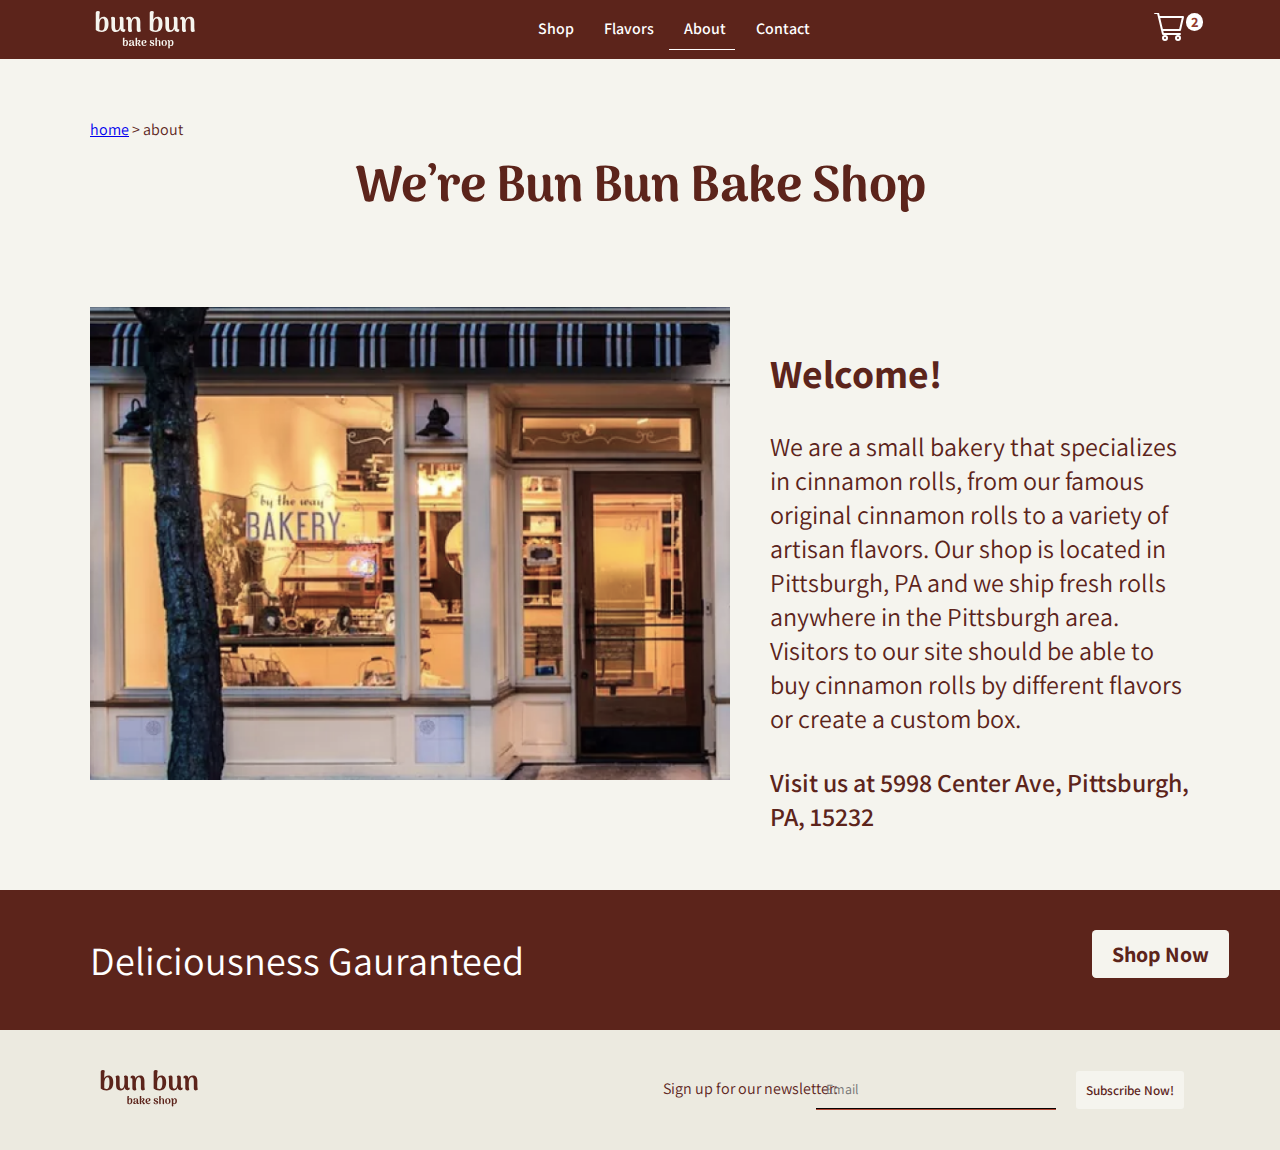
<file: about.html>
<!DOCTYPE html>
<html lang="en">
  <head>
    <meta charset="UTF-8">
    <meta name="viewport" content="width=device-width, initial-scale=1.0">
    <title>Bun Bun Bake Shop</title>

    <!-- linking Assistant font from google fonts  -->
    <link rel="preconnect" href="https://fonts.googleapis.com">
    <link rel="preconnect" href="https://fonts.gstatic.com" crossorigin>
    <link href="https://fonts.googleapis.com/css2?family=Assistant:wght@200;300;400;500;600;700;800&display=swap" rel="stylesheet">


    <!-- linking Arima Madurai font from Google Fonts -->
    <link rel="preconnect" href="https://fonts.googleapis.com">
    <link rel="preconnect" href="https://fonts.gstatic.com" crossorigin>
    <link href="https://fonts.googleapis.com/css2?family=Arima+Madurai:wght@100;200;300;400;500;700;800;900&family=Assistant:wght@200;300;400;500;600;700;800&display=swap" rel="stylesheet">

     <!-- link CSS stylesheet -->   
    <link rel="stylesheet" href="style.css">

  </head>

   <!--BODY-->
   <body>


   <!-- NAV BAR -->
   <nav class="navbar">
    <a href="index.html" class="logo">
      <img src="images/logo.svg" alt="Bun Bun Bake Shop Logo">
    </a>
    <ul class="nav-links">
      <li class="nav-item"><a href="products.html">Shop</a></li>
      <li class="nav-item"><a href="flavors.html">Flavors</a></li>
      <li class="nav-item"><a class = "active-nav" href="about.html" >About</a></li>
      <li class="nav-item"><a href="contact.html">Contact</a></li>
    </ul>
    <a href="cart.html" class="cart" data-count="2">
      <img src="images/cart.svg" alt="Shopping cart logo">
    </a>
  </nav>

   <!-- BREADCRUMBS NAV -->
   <p class ="breadcrumbs"> <a href ="index.html">home</a> > about</p>

   <!-- HEADING -->
    <h3>We’re Bun Bun Bake Shop</h3>
    
    <!-- SHOP DESCRIPTION -->
    <div id = #store-description>
      <img src="images/store.png" alt="Bun Bun Bake Shop storefront" id = "storefront">
      <div id = "description-text">
        <h4>Welcome!</h4>
        <p>We are a small bakery that specializes in cinnamon rolls,
           from our famous original cinnamon rolls to a variety of artisan flavors. 
           Our shop is located in Pittsburgh, PA and we ship fresh rolls anywhere in the 
           Pittsburgh area. Visitors to our site should be able to buy cinnamon rolls by 
           different flavors or create a custom box. </p>
        <p id ="store-paragraph-tagline">Visit us at 5998 Center Ave, Pittsburgh, PA, 15232 </p>       
      </div>
    </div>

    <!-- BOTTOM BAR -->
    <div id = "about-bottom-bar">
      <p>Deliciousness Gauranteed</p>
      <form action="products.html">
        <button type="submit" >Shop Now</button>
     </form>
    </div>


    <!-- FOOTER -->
    <footer>
      <div class ="left">
        <a href="index.html" class="logo-dark">
          <img src="images/logo-dark.svg" alt="Bun Bun Bake Shop Logo">
        </a>
      </div>
      <div class="right">
        <h3>Sign up for our newsletter:</h3>
        <form action="/subscribe" method="post">
            <input class="inptfld" name="email" placeholder="Email" type="text">
       </form>
       <form action="#" method="post">
        <input class="subscribebtn" value="Subscribe Now!" type="submit">
      </form>   
    </div>
    </footer>

     <!-- link JavaScript File -->   
     <script src="main.js" type="text/javascript"></script>
</body>
</html>
</file>
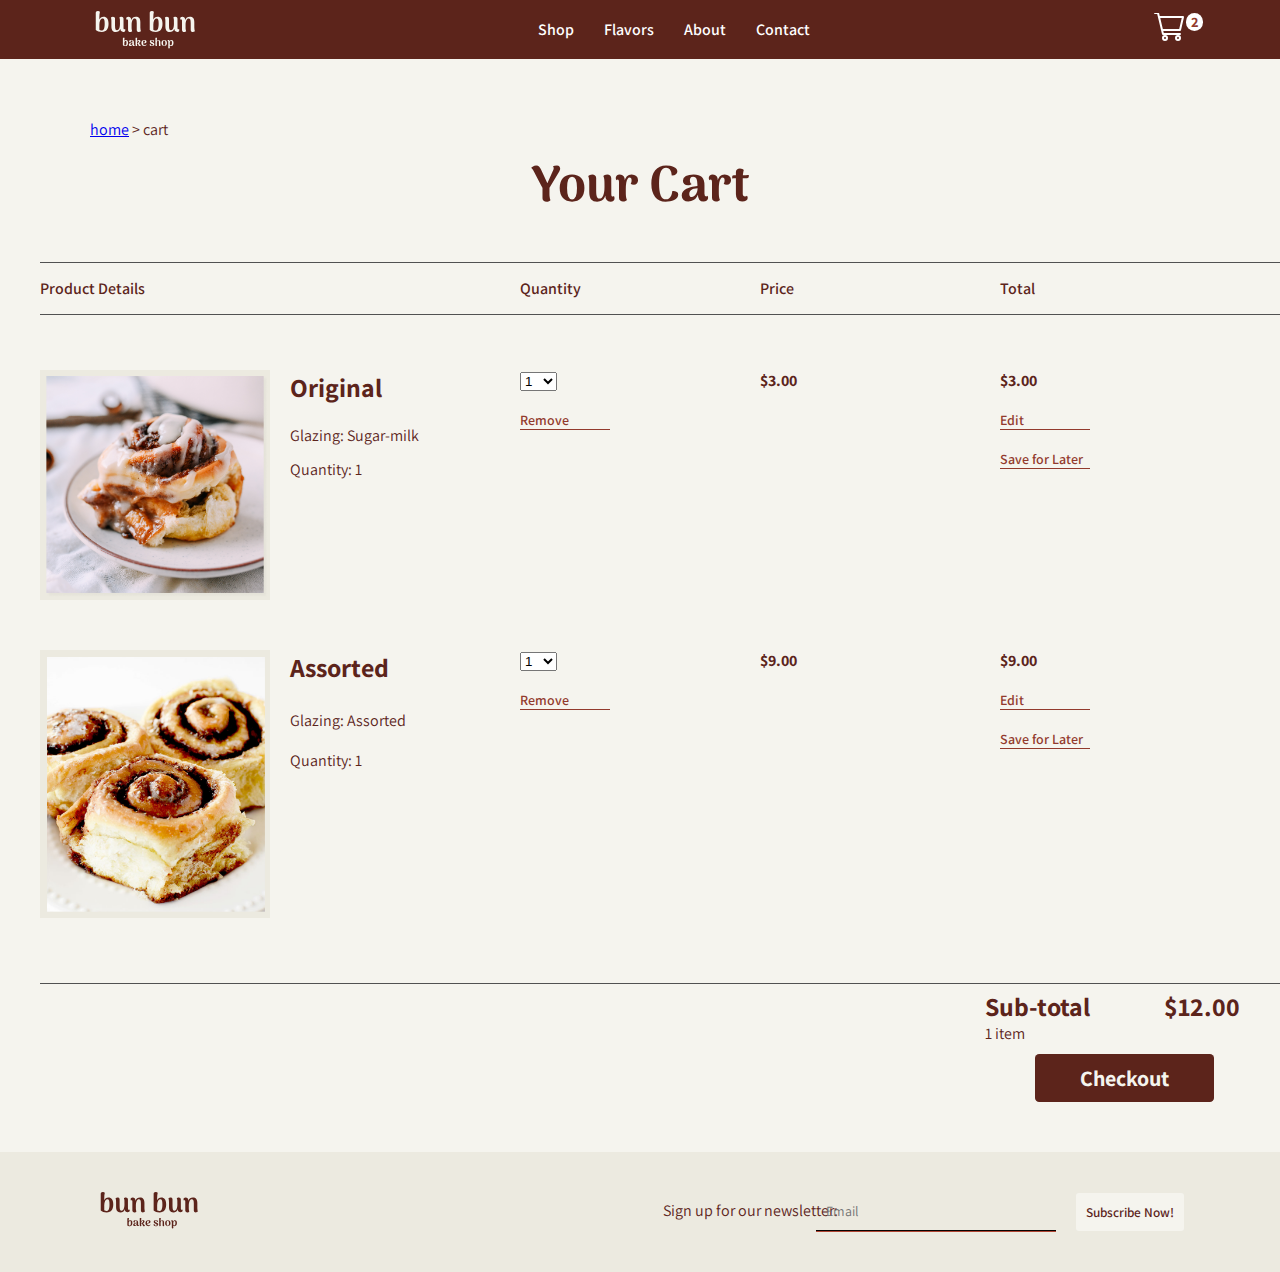
<file: cart.html>
<!DOCTYPE html>
<html lang="en">
  <head>
    <meta charset="UTF-8">
    <meta name="viewport" content="width=device-width, initial-scale=1.0">
    <title>Bun Bun Bake Shop</title>

    <!-- linking Assistant font from google fonts  -->
    <link rel="preconnect" href="https://fonts.googleapis.com">
    <link rel="preconnect" href="https://fonts.gstatic.com" crossorigin>
    <link href="https://fonts.googleapis.com/css2?family=Assistant:wght@200;300;400;500;600;700;800&display=swap" rel="stylesheet">


    <!-- linking Arima Madurai font from Google Fonts -->
    <link rel="preconnect" href="https://fonts.googleapis.com">
    <link rel="preconnect" href="https://fonts.gstatic.com" crossorigin>
    <link href="https://fonts.googleapis.com/css2?family=Arima+Madurai:wght@100;200;300;400;500;700;800;900&family=Assistant:wght@200;300;400;500;600;700;800&display=swap" rel="stylesheet">

     <!-- link CSS stylesheet -->   
    <link rel="stylesheet" href="style.css">

  </head>

   <!--BODY-->
   <body>
   <!-- NAV BAR -->
   <nav class="navbar">
    <a href="index.html" class="logo">
      <img src="images/logo.svg" alt="Bun Bun Bake Shop Logo">
    </a>
    <ul class="nav-links">
      <li class="nav-item"><a href="products.html">Shop</a></li>
      <li class="nav-item"><a href="flavors.html">Flavors</a></li>
      <li class="nav-item"><a href="about.html" >About</a></li>
      <li class="nav-item"><a href="contact.html">Contact</a></li>
    </ul>
    <a href="cart.html" class="cart" data-count="2">
      <img src="images/cart.svg" alt="Shopping cart logo">
    </a>
  </nav>

   <!-- BREADCRUMBS NAV -->
   <p class ="breadcrumbs"> <a href ="index.html">home</a> > cart</p>

   <!-- HEADING -->
    <h3>Your Cart</h3>


    <!-- DIV CONTAINER FOR THE ENTIRE CART -->
    <div id = "cart">
        <img src="images/cart-line.svg" alt="line divider">
        <div id = "cart-headings"> 
            <p>Product Details</p>
            <p>Quantity</p>
            <p>Price</p>
            <p>Total</p>
        </div>
        <img src="images/cart-line.svg" alt="line divider">

        <!-- DIV FOR PRODUCT ONE -->
        <div class = "product-one product-card">
            <!-- DIV CONTAINER FOR THE PRODUCT DETAILS -->
            <div class = "product-details"> 
                <img src="images/original.png" alt="Original Flavor Cinnamon Bun">
                <div class = "product-details-text">
                    <h4 class = "cart-flavor-title">Original</h4>
                    <h4 class = "cart-flavor-options">Glazing: Sugar-milk</h4>
                    <h4 class = "cart-flavor-options">Quantity: 1</h4>
                </div>
            </div>

            <!-- DIV CONTAINER FOR QUANTITY -->
            <div class = quantity>
                <select name="quantity-dropdown" class="quantity-list">
                    <option value="1">1</option>
                    <option value="3">3</option>
                    <option value="6">6</option>
                    <option value="12">12</option>
                </select>
                <h5 class="Action">Remove</h5>
            </div>

            <!-- DIV FOR PRICE -->
            <div class = "price">
                <h4>$3.00</h4>
            </div>

            <!-- DIV FOR TOTAL PRICE -->
            <div class = "total">
                <h4>$3.00</h4>
                <h5 class="Action">Edit</h5>
                <h5 class="Action">Save for Later</h5>
            </div>
        </div>
      
        <!-- DIV FOR PRODUCT TWO -->
        <div class = "product-one product-card">
            <!-- DIV CONTAINER FOR THE PRODUCT DETAILS -->
            <div class = "product-details"> 
                <img src="images/box-of-3.png" alt="Custom Box of Three Cinnamon Rolls">
                <div class = "product-details-text">
                    <h4 class = "cart-flavor-title">Assorted</h4>
                    <h4 class = "cart-flavor-options">Glazing: Assorted</h4>
                    <h4 class = "cart-flavor-options">Quantity: 1</h4>
                </div>
            </div>

            <!-- DIV CONTAINER FOR QUANTITY -->
            <div class = quantity>
                <select name="quantity-dropdown" class="quantity-list">
                    <option value="1">1</option>
                    <option value="3">3</option>
                    <option value="6">6</option>
                    <option value="12">12</option>
                </select>
                <h5 class="Action">Remove</h5>
            </div>

            <!-- DIV FOR PRICE -->
            <div class = "price">
                <h4>$9.00</h4>
            </div>

            <!-- DIV FOR TOTAL PRICE -->
            <div class = "total">
                <h4>$9.00</h4>
                <h5 class="Action">Edit</h5>
                <h5 class="Action">Save for Later</h5>
            </div>
        </div>
        <img src="images/cart-line.svg" alt="line divider">

        <!-- DIV CONTAINER FOR SUBTOTAL AND CHECKOUT BUTTON -->
        <div id = "subtotal-checkout">
            <div id = "subtotal-text">
                <h4 class = "cart-flavor-title">Sub-total</h4>
                <p>1 item</p>
            </div>
            <div id = "subtotal-number">
                <h4 class = "cart-flavor-title">$12.00</h4>
            </div>
            <form action="cart.html">
                <button type="submit">Checkout</button>
            </form>
        </div>
    </div>
    



    <!-- FOOTER -->
    <footer>
      <div class ="left">
        <a href="index.html" class="logo-dark">
          <img src="images/logo-dark.svg" alt="Bun Bun Bake Shop Logo">
        </a>
      </div>
      <div class="right">
        <h3>Sign up for our newsletter:</h3>
        <form action="/subscribe" method="post">
            <input class="inptfld" name="email" placeholder="Email" type="text">
       </form>
       <form action="#" method="post">
        <input class="subscribebtn" value="Subscribe Now!" type="submit">
      </form>   
    </div>
    </footer>

    <!-- link JavaScript File -->   
    <script src="main.js" type="text/javascript" defer></script>
</body>
</html>
</file>
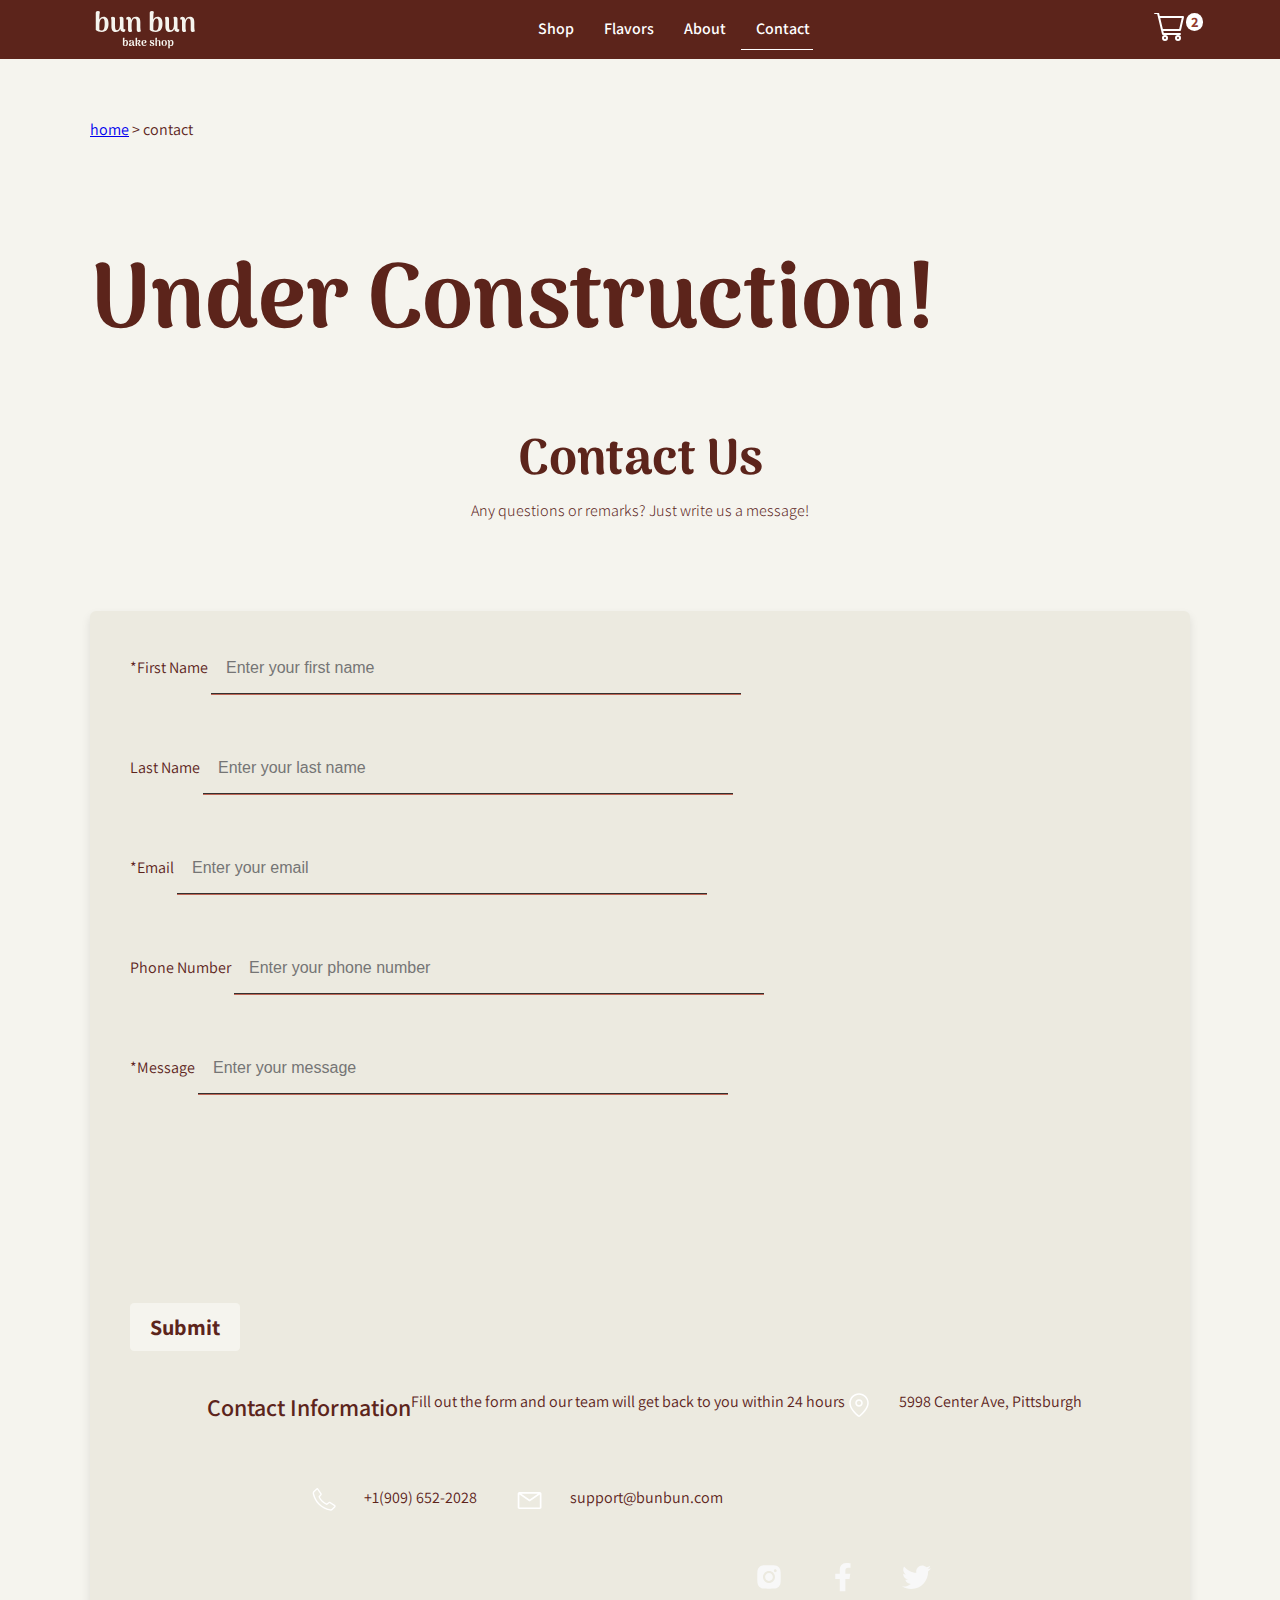
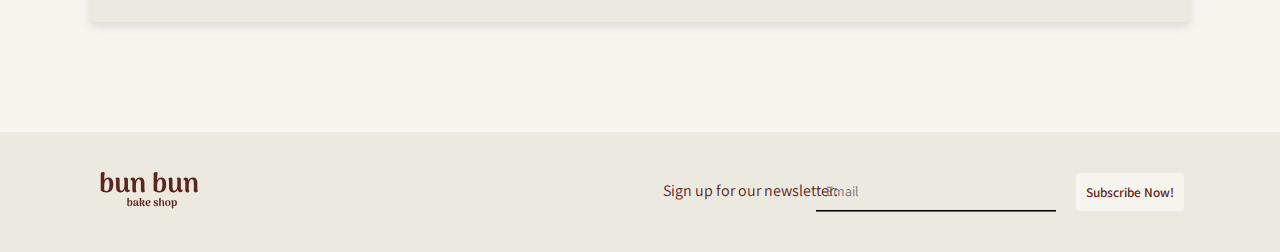
<file: contact.html>
<!DOCTYPE html>
<html lang="en">
  <head>
    <meta charset="UTF-8">
    <meta name="viewport" content="width=device-width, initial-scale=1.0">
    <title>Bun Bun Bake Shop</title>

    <!-- linking Assistant font from google fonts  -->
    <link rel="preconnect" href="https://fonts.googleapis.com">
    <link rel="preconnect" href="https://fonts.gstatic.com" crossorigin>
    <link href="https://fonts.googleapis.com/css2?family=Assistant:wght@200;300;400;500;600;700;800&display=swap" rel="stylesheet">


    <!-- linking Arima Madurai font from Google Fonts -->
    <link rel="preconnect" href="https://fonts.googleapis.com">
    <link rel="preconnect" href="https://fonts.gstatic.com" crossorigin>
    <link href="https://fonts.googleapis.com/css2?family=Arima+Madurai:wght@100;200;300;400;500;700;800;900&family=Assistant:wght@200;300;400;500;600;700;800&display=swap" rel="stylesheet">

     <!-- link CSS stylesheet -->   
    <link rel="stylesheet" href="style.css">
  </head>

   <!--BODY-->
   <body>


   <!-- NAV BAR -->
   <nav class="navbar">
    <a href="index.html" class="logo">
      <img src="images/logo.svg" alt="Bun Bun Bake Shop Logo">
    </a>
    <ul class="nav-links">
      <li class="nav-item"><a href="products.html">Shop</a></li>
      <li class="nav-item"><a href="flavors.html">Flavors</a></li>
      <li class="nav-item"><a href="about.html">About</a></li>
      <li class="nav-item"><a class = "active-nav" href="contact.html">Contact</a></li>
    </ul>
    <a href="cart.html" class="cart" data-count="2">
      <img src="images/cart.svg" alt="Shopping cart">
    </a>
  </nav>

  <!-- BREADCRUMBS NAV -->
  <p class ="breadcrumbs"> <a href ="index.html">home</a> > contact</p>

  <!-- HEADING -->
  <h1>Under Construction!</h1>
  <h3>Contact Us</h3>
  <p class ="subheading">Any questions or remarks? Just write us a message!</p>



  <!-- CONTACT FORM -->
  <div class="contact-container">
    <div class="content">
      <div class="left-side">
        <div class="topic-text">Contact Information</div>
        <p>Fill out the form and our team will get back to you within 24 hours</p>
        <div class="address-details">
          <img src="images/location.svg" alt="line">
          <div class="text-one">5998 Center Ave, Pittsburgh</div>
        </div>
        <div class="phone-details">
          <img src="images/phone.svg" alt="line">
          <div class="text-one">+1(909) 652-2028</div>
        </div>
        <div class="email-details">
          <img src="images/email.svg" alt="line">
          <div class="text-one">support@bunbun.com</div>
        </div>
        <div class ="social-icons">
          <img src="images/instagram.svg" alt="instagram">
          <img src="images/facebook.svg" alt="facebook">
          <img src="images/twitter.svg" alt="twitter">
        </div>
      </div>
      <div class="right-side">

          <div class="input-box short">
            <label for="first">*First Name</label>
            <input id = "first" type="text" placeholder="Enter your first name">
          </div>
          <div class="input-box short">
            <label for="last">Last Name</label>
            <input id = "last" type="text" placeholder="Enter your last name">
          </div>
          <div class="input-box short">
            <label for="Email">*Email</label>
            <input id ="Email" type="text" placeholder="Enter your email">
          </div>
          <div class="input-box short">
            <label for="phone">Phone Number</label>
            <input id ="phone" type="text" placeholder="Enter your phone number">
          </div>
          <div class="input-box">
            <label for="Message">*Message</label>
            <input id ="Message" type="text" placeholder="Enter your message">
          </div>
          <div class="input-box message-box">
          
        </div>
        <div class="button">
          <button type="submit"  class = "submit-contact">Submit</button>
        </div>
    </div>
    </div>
  </div>


  <!-- FOOTER -->
  <footer>
    <div class ="left">
      <a href="index.html" class="logo-dark">
        <img src="images/logo-dark.svg" alt="Bun Bun Bake Shop Logo">
      </a>
    </div>
    <div class="right">
      <h3>Sign up for our newsletter:</h3>
      <form action="/subscribe" method="post">
          <input class="inptfld" name="email" placeholder="Email" type="text">
     </form>
     <form action="#" method="post">
      <input class="subscribebtn" value="Subscribe Now!" type="submit">
    </form>   
  </div>
  </footer>

   <!-- link JavaScript File -->   
   <script src="main.js" type="text/javascript"></script>
</body>
</html>
</file>
<file: style.css>
* {
  margin: 0px;
  padding: 0px;
  }

body, html {
    font-family: "Assistant";
    background: #F5F4EE;
    color: #5C241B;
    display: flex;
    flex-direction: column;
}


/* NAVIGATION */
nav {
  background-color: #5C241B;
  display: flex;
  justify-content: space-between;
  align-items: center;
  overflow: hidden;
  padding: 5px;
}


.logo {
  display: inline-block;
}

.nav-links {
  list-style: none;
  display: flex;
  font-weight: 600;
}

.nav-item a {
  display: inline-block;
  padding: 10px 15px;
  text-decoration: none;
  color: white;
  height: auto;
}

.nav-item a:hover {
  border-bottom: 0.5px solid white;
}

.nav-item a.active-nav {
  border-bottom: 0.5px solid white;
  width: 50%;
}

.logo img {
  width: 100px;
  vertical-align: middle;
  margin-left:90px;
  margin-top: 5px;
  margin-bottom: 5px;
}

.cart img {
  vertical-align: middle;
  margin-right:90px;
}

/* HERO SECTION */
/* The hero image */
.hero-image {
  background-image: url("images/hero-image.png");
  background-color: #5C241B;
  background-position: center;
  background-repeat: no-repeat;
  background-size: cover;
  width: 100%;
  height: 100vh;
}

/* Place text on the hero image */
.hero-text {
  text-align: left;
  color:#ECEAE0;
}

h1 {
  width: 980px;
  height: 181px;
  margin-top: 92px;
  margin-left: 90px;
  
  font-family: "Arima Madurai";
  font-style: normal;
  font-weight: 800;
  font-size: 91px;
  line-height: 115.3%;
}

h2 {

  width: 955px;
  height: 79px;
  margin-left: 90px;
  margin-top: 50px;

  font-family: "Assistant";
  font-style: normal;
  font-weight: 600;
  font-size: 28px;
  line-height: 37px;

  color: #ECEAE0;
}

.pincode {
  display: grid;
  grid-template-columns: 30% 40% 30%;
  margin-left: 90px;
  max-width: 370px;
  margin-bottom: 50px;
}

.pin {
  border-top-style: hidden;
  border-right-style: hidden;
  border-left-style: hidden;
  border-bottom-style: groove;
  border-color: white;
  border-radius: 0px;
  background-color: transparent;
  margin-left: 5px;
}

.pincode p {
  font-weight: 700;
}

.pincode-button {
  background-color: transparent;
  border: none;
  color: white;
  margin-left: 5px;
  border-bottom: 1px solid white;
}

.pincode-button:hover {
  color: #DAD2D2;
}

input[name=pin] {
  color: white;
}

/* CTA Button */
.cta {
  width: 220px;
  height: 60px;
  top: 125px;
  margin-left: 90px;

  background: #F5F4EE;
  border-radius: 4.12437px;
  font-family: Assistant;
  font-style: normal;
  font-weight: bold;
  font-size: 32px;
  line-height: 40px;
  text-align: center;
  border: none;

  color: #5C241B;
}

.cta:hover {
  background-color: rgba(245, 244, 238, 0.90);
  color: #581A0F;
  border: solid 2px #581A0F;
}


/* OUR SHOP SECTION */
#our-shop-title {
  margin-top: 130px;
}

.our-shop {
  display: grid;
  grid-template-columns: 50% 50%;
  grid-template-rows: auto auto;
  justify-items: center;
  margin-left: 90px;
  margin-right: 90px;
}

.map {
  margin-top: 70px;
  width: 100%;
  
}

.map-bar {
  display: grid;
  grid-template-rows: 50% 50%;
  grid-template-columns: 50% 50%;
  background-color: #5C241B;
  width: 100%;
  height: 100px;
  color: white;
  text-align: center;
  padding-top: 30px;
  margin-bottom: 140px;
 
}

.location-icon {
  margin-left: 60px;
}

.email-icon {
  margin-left: 190px;
}

.map-bar p {
  margin-left: -270px;
}

.our-shop-details {
  background-color: #ECEAE0;
  width: 100%;
  height: 615px;
  text-align: center;
  margin-top: 70px;
  margin-bottom: 140px;
  justify-items: center;
}

.our-shop-details h4 {
  font-weight: 600;
  font-size: 38px;
  line-height: 61px;
  text-align: center;
  margin-top: 70px;
}

.shop-description {
  margin: 70px 90px 50px 90px;
  
}

#shop-hours {
  display: grid;
  grid-template-columns: 45% 55%;
  margin-top: 80px;
  justify-items: center;
}

#shop-hours img {
  justify-self: end;
  margin-right: 20px;
}

#shop-hours p {
  font-size: 18px;
  justify-self: start;
}

.smaller-buttons {
  background: #F5F4EE;
  border-radius: 4.12437px;
  font-family: Assistant;
  font-style: normal;
  font-weight: bold;
  font-size: 22px;
  line-height: 28px;
  text-align: center;
  padding: 10px 20px 10px 20px;
  color: #5C241B;
  margin-top: 80px;
  border: none;
}

.smaller-buttons:hover {
  background-color: rgba(245, 244, 238, 0.90);
  color: #581A0F;
  border: solid 1px #581A0F;
}

/* FOOTER */
footer {
  display: grid;
  grid-template-columns: 50% 50%;
  background: #ECEAE0;
  height: 100px;
  align-items: center;
  padding: 10px;
}

.logo-dark {
  margin-left: 90px;
}

footer h3{
	color: #5C241B; 
  margin-bottom: 2px; 
  font-weight: 400;
  font-family: "Assistant";
  font-size: 16px;
  margin-right: 10px;
}


.right {
  display: grid;
  grid-template-columns: 33% 33% 33%;
  justify-items: right;
  align-items: center;
}


footer form .inptfld {
    font-family: "Assistant";
    font-size: 14px;
    padding: 10px;
    border-radius: 3px;
    width: 220px;
    margin-left: -30px;
    border-top-style: hidden;
    border-right-style: hidden;
    border-left-style: hidden;
    border-bottom-style: groove;
    border-color: #5C241B;
    border-radius: 0px;
    background-color: transparent;
}

footer form .subscribebtn {
  font-family: "Assistant";
  outline: none;
  border: none;
  padding: 10px;
  border-radius: 3px;
  color: #5C241B;
  background: #F5F4EE;
  cursor: pointer;
  font-weight: 600;
  margin-right: 80px;
}

footer form .subscribebtn:hover {
  background-color: rgba(245, 244, 238, 0.90);
  color: #581A0F;
  border: solid 1px #581A0F;
}

/* PRODUCTS PAGE */
.product-listings {
  display: grid;
  grid-template-columns: 390px 390px 390px;
  grid-template-rows: auto auto;
  justify-content: center;
  margin-top: 50px;
  grid-gap: 50px;
}

.product-card {
  margin-bottom: 30px;
}

h3 {
  font-family: "Arima Madurai";
  font-style: normal;
  font-weight: 800;
  font-size: 50px;
  line-height: 115.3%;
  text-align: center;
}

.breadcrumbs {
  margin-left: 90px;
  margin-top: 60px;
  margin-bottom: 20px;
}

.breadcrumbs  a:visited {
  color: #87463C;
}

h5 {
  font-size: 26px;
  font-weight: bold;
  margin-bottom: 2px;
}

h6 {
  font-size: 26px;
  font-weight: 400;
  margin-bottom: 2px;
}

.subheading {
  text-align: center;
  font-weight: 300;
  margin-top: 10px;
}

.second-heading {
  margin-top: 125px;
}

.price-and-cart {
  display: grid;
  grid-template-columns: 50% 50%;
}

.cart-dark {
  text-align: right;
}

/* Code referenced from https://codepen.io/sahil4test/pen/xERYvX */
.overlay {
  position: fixed;
  top: 0;
  bottom: 0;
  left: 0;
  right: 0;
  background: rgba(0, 0, 0, 0.7);
  transition: opacity 500ms;
  visibility: hidden;
  opacity: 0;
}

.overlay:target {
  visibility: visible;
  opacity: 1;
}

.popup {
  margin: 70px auto;
  padding: 20px;
  background: #ECEAE0;
  border-radius: 5px;
  width: 55%;
  position: relative;
  transition: all 5s ease-in-out;
}

.popup-grid-right h3 {
  font-weight: bold;
  font-size: 24px;;
  line-height: 16px;
  text-align: left;   
  color: #581A0F;
  margin-left: 10px;
  margin-bottom: 30px;
}

.popup-grid-right h6 {
  font-weight: bold;
  font-size: 18px;;
  line-height: 16px;
  text-align: left;   
  color: #923A2D;
  margin-left: 10px;
}

.popup-grid {
  display: grid;
  grid-template-columns: 50% 50%;
}

.popup-grid img {
  justify-self: center;
  align-self: center;
}

.radio-buttons {
  display: grid;
  grid-template-rows: 20% 20% 20% 20%;
  padding: 8px;
  font-size: 16px;
}

.popup-grid-right button {
  background: #F5F4EE;
  border-radius: 4.12437px;
  font-family: "Assistant";
  font-style: normal;
  font-weight: bold;
  font-size: 18px;
  padding: 8px 20px 8px 20px;
  color: #5C241B;
  border: none;
  float: right;
}

.popup-grid-right button:hover {
  background-color: rgba(245, 244, 238, 0.90);
  color: #581A0F;
  border: solid 1px #581A0F;
}

.radio__label {
  font-weight: 400;
}

.radio {
  margin-bottom: 10px;
}

.popup h2 {
  margin-top: 0;
  color: #333;
  font-family: Tahoma, Arial, sans-serif;
}
.popup .close {
  position: absolute;
  top: 20px;
  right: 30px;
  transition: all 200ms;
  font-size: 30px;
  font-weight: bold;
  text-decoration: none;
  color: #333;
}
.popup .close:hover {
  color: #87463C;
}

.popup .content {
  max-height: 30%;
  overflow: auto;
}

.popup h4 {
  display:inline-block;
}


/* progress bar on popup */
/* Code referenced from https://devrecipes.net/step-progres-bar-with-pure-css/ */
.stepper-wrapper {
  margin-top: auto;
  display: flex;
  justify-content: space-between;
  margin-bottom: 30px;
}
.stepper-item {
  position: relative;
  display: flex;
  flex-direction: column;
  align-items: center;
  flex: 1;

}

.stepper-item::before {
  position: absolute;
  content: "";
  border-bottom: 2px solid #ccc;
  width: 100%;
  top: 15px;
  left: -50%;
  z-index: 2;
}

.stepper-item::after {
  position: absolute;
  content: "";
  border-bottom: 2px solid #ccc;
  width: 100%;
  top: 15px;
  left: 50%;
  z-index: 2;
}

.stepper-item .step-counter {
  position: relative;
  z-index: 5;
  display: flex;
  justify-content: center;
  align-items: center;
  width: 30px;
  height: 30px;
  border-radius: 50%;
  background: #ccc;
  margin-bottom: 6px;
}

.stepper-item.active .step-counter{
  font-weight: bold;
  background-color: #A67068;
  color: white;
}

.stepper-item.completed .step-counter {
  background-color: #D7BFBC;
}

.stepper-item.completed::after {
  position: absolute;
  content: "";
  border-bottom: 2px solid #5C241B;
  width: 100%;
  top: 15px;
  left: 50%;
  z-index: 3;
}

.stepper-item:first-child::before {
  content: none;
}
.stepper-item:last-child::after {
  content: none;
}

.step-name {
  font-size: 10px;
}

.custom-box {
  height: 500px;
}

.custom-box-popup {
  display: grid;
  grid-template-rows: 5% 55% 50%;
  justify-content: center;
  align-items: center;
  text-align: center;
}

.custom-flavor-selection {
  width: 100px;
  height: 100px;
  border: 1px dashed #5C241B;
  font-size: 70px;
  text-align: center;
  margin-right: 40px;
  color: #989292;
}

.custom-box-images {
  display: grid;
  grid-template-columns: 33% 33% 33%;
}

.flavor-selection input {
  outline: none;
  border: none;
  padding: 5px 10px;
  border-radius: 3px;
  color: #5C241B;
  background: #F5F4EE;
  cursor: pointer;
  font-weight: 600;
  justify-self: center;
  margin-top: 5px;
}

.custom-box-selections {
  display: grid;
  grid-template-columns: 33% 33% 33%;
  grid-template-rows: 50% 50% ;
  justify-items: center;
  margin-right: 30px;
}

.custom-popup-bottom {
  float: right;
  margin-right: 20px;
  margin-top: 40px;
}

.custom-box-glazing {
  display: grid;
  grid-template-rows: 10% 40% 20% 10%;
  justify-items: center;
}

.glazing {
  display: grid;
  grid-template-columns: 33% 33% 33%;
  margin: 20px 90px 20px 90px;
}

.custom-box-glazing .custom-flavor-selection {
  margin-right: 90px;
  margin-left: 20px;
  margin-top: 50px;
}

.glazing-dropdown {
  appearance: none;
  outline: 0;
  background: white;
  color: black;
  cursor: pointer;
  border:2px solid #5C241B;
  border-radius:4px;
  padding: 8px;
  width: 150px;
  display: inline-block;
}

.custom-popup-bottom button {
  background: #F5F4EE;
  border-radius: 4.12437px;
  font-family: Assistant;
  font-style: normal;
  font-weight: bold;
  font-size: 18px;
  padding: 8px 20px 8px 20px;
  color: #5C241B;
  border: none;
  float: right;
  margin-top: 15px;
}

/*  PAGE */
#store-description {
  display: grid;
  grid-template-columns: 50% 50%;
  grid-template-rows: auto auto;
}

#storefront {
  margin: 90px 40px 110px 90px;
  float: left;
  width: 50%;
}

#description-text {
  font-size: 40px;
  margin-top: 130px;
  font-weight: 400;
  padding-right: 90px;
}

#description-text p{
  font-size: 26px;
  margin-top: 30px;
}

#store-paragraph-tagline {
  font-weight: 600;
}

#description-text h4 {
  font-weight: 700;
}

#about-bottom-bar {
  background-color:#5C241B;
  width: 100%;
  display: grid;
  grid-template-columns: 50% 50%;
  height: 140px;
  justify-items: center;
}

#about-bottom-bar p {
  color: #FFFFFF;
  font-size: 40px;
  justify-self: start;
  align-self: center;
  margin-left: 90px;
}

#about-bottom-bar button {
  background: #F5F4EE;
  border-radius: 4.12437px;
  font-family: Assistant;
  font-style: normal;
  font-weight: bold;
  font-size: 22px;
  line-height: 28px;
  padding: 10px 20px 10px 20px;
  color: #5C241B;
  border: none;
  margin: 40px 0px 40px 400px;
}

#about-bottom-bar button:hover {
  background-color: rgba(245, 244, 238, 0.90);
  color: #581A0F;
  border: solid 1px #F5F4EE;
}

/* FLAVORS PAGE */
.flavor-selection {
  text-align:center;
  font-family: "Assistant";
  margin-top: 30px;
}

.flavor-selection label {
  font-size: 30px;
  font-weight: 600;
  color: #923A2D;
}

#flavors {
  appearance: none;
  outline: 0;
  background: white;
  color: black;
  cursor: pointer;
  border:2px solid #5C241B;
  border-radius:4px;
  padding: 8px;
  width: 200px;
  display: inline-block;
  margin-left: 10px;
}

#glazing-types, #quantity-options {
  appearance: none;
  outline: 0;
  background: white;
  color: black;
  cursor: pointer;
  border:2px solid #5C241B;
  border-radius:4px;
  padding: 5px;
  width: 130px;
  display: inline-block;
  margin-left: 10px;
}

/* Code referenced from https://codepen.io/vkjgr/pen/VYMeXp */
/* adding the arrow on the drop-down list */
select.flavor {
  background-image:
    linear-gradient(45deg, transparent 50%, #5C241B 50%),
    linear-gradient(135deg, #5C241B 50%, transparent 50%),
    linear-gradient(to right, #ccc, #ccc);
  background-position:
    calc(100% - 20px) calc(1em + 2px),
    calc(100% - 15px) calc(1em + 2px),
    calc(100% - 2.5em) 0.5em;
  background-size:
    5px 5px,
    5px 5px,
    1px 1.5em;
  background-repeat: no-repeat;
}

.flavor-section {
  display: grid;
  grid-template-columns: 50% 50%;
  margin: 80px 90px 100px 80px;
}

.flavor-image{
  justify-self: end;
  margin-right: 90px;
}

.flavor-title-cart {
  display: grid;
  grid-template-columns: 50% 50%;
}

.flavor-description p {
  margin-bottom: 20px;
  margin-top: 20px;
}

.flavor-description {
  width: 90%;
  max-width: 550px;
}

.nutrition, .ingredients, .show, .hide {
  color: #5C241B;
  margin-top: 10px;
  text-decoration: none;
}

.hide, .show {
  font-weight: 600;
  margin-bottom: 15px;
}

span {
  font-weight: 700;
}

#add-to-cart {
  background: #5C241B;
  border-radius: 4.12437px;
  font-family: "Assistant";
  font-style: normal;
  font-weight: bold;
  font-size: 18px;
  line-height: 28px;
  padding: 5px 10px 5px 10px;
  color: #F5F4EE;
  border: none;
  width: 30%;
  margin: 10px 0px 50px 0px;
}

#add-to-cart:hover {
  background-color: rgba(245, 244, 238, 0.90);
  color: #581A0F;
  border: solid 1px #581A0F;
}

/* Code referenced from https://stackoverflow.com/questions/15095933/pure-css-collapse-expand-div/38905720 */
.details,
.show,
.hide:target {
  display: none;
}
.hide:target + .show,
.hide:target ~ .details {
  display: block;
}

/* CAROUSEL STYLING */
/* Code referenced from https://dev.to/rahulra08598872/multiple-item-carousel-39ae */
.carousel-container {
  width: 80%;
  margin: 60px 90px 90px 90px;
  position: relative;
}

#carousel-heading {
  font-size: 38px;
}

.inner-carousel {
  width: 100%;
  height: 480px;
  overflow: hidden;
}

.track {
  display: inline-flex;
  height: 100%;
  transition: transform 0.2s ease-in-out;
}
.card-container {
  width: 480px;
  flex-shrink: 0;
  padding-right: 10px;
}

.card {
  width: 100%;
  height: 100%;
  background-position: center bottom;
  background-size: center;
  background-repeat: no-repeat;
  border-radius: 10px;
}

.nav button {
  position: absolute;
  top: 40%;
  transform: translatey(-50%);
  width: 60px;
  height: 60px;
  border-radius: 50%;
  outline: none;
  border: 1px solid #923A2D;
  cursor: pointer;
}

.fa-arrow-right, .fa-arrow-left {
  color:#923A2D;
}

.nav .prev {
  left: -30px;
  display: none;
}

.nav .prev.show {
  display: block;
}
.nav .next {
  right: -30px;
}
.nav .next.hide {
  display: none;
}


/* CONTACT US FORM */
/* Referenced from codinglabweb.com/2021/04/contact-us-form-in-html-and-css-free.html */
.contact-container{
  max-width: 1150px;
  border-radius: 6px;
  padding: 20px 60px 30px 40px;
  box-shadow: 0 5px 10px rgba(0, 0, 0, 0.1);
  text-align: center;
  margin: 90px 90px 110px 90px;
  background-color:#ECEAE0;
}

.topic-text{
  font-size: 24px;
  font-weight: 600;
  margin-bottom: 15px;
  text-align: left;
}

.social-icons {
  display: grid;
  grid-template-columns: 33% 33% 33%;
  margin-top: 75px;
}

.social-icons img {
  margin-right: 15px;
  margin-left: 30px;
  width: 30px;
  height: 30px;
}

.left-side p {
  margin-bottom: 75px;
}

.address-details, .phone-details, .email-details {
  display: grid;
  grid-template-columns: 50% 50%;
  margin-bottom: 25px;
}

.text-one {
  text-align: left;
  width: 230px;
  margin-left: -50px;
}

.contact-container .content{
  display: flex;
  align-items: center;
  text-align: left;
  justify-content: space-between;
}

.contact-container .content .left-side{
  width: 25%;
  height: 100%;
  display: flex;
  flex-direction: column;
  align-items:flex-start;
  justify-content: left;
  margin-top: 15px;
  position: relative;
}

.content .left-side::before{
  content: '';
  position: absolute;
  height: 70%;
  width: 2px;
  right: -15px;
  top: 50%;
  transform: translateY(-50%);
  background: #afafb6;
}

.submit-contact {
  background: #F5F4EE;
  border-radius: 4.12437px;
  font-family: "Assistant";
  font-style: normal;
  font-weight: bold;
  font-size: 22px;
  line-height: 28px;
  text-align: center;
  padding: 10px 20px 10px 20px;
  color: #5C241B;
  border: none;
}

.content .left-side .details .text-one,
.content .left-side .details .text-two{
  font-size: 14px;
  color:rgba(92, 36, 27, 0.8);
}

.contact-container .content .right-side{
  width: 75%;
  margin-left: 75px;
}

.content .right-side .topic-text{
  font-size: 23px;
  font-weight: 600;
}

.right-side .input-box{
  height: 50px;
  width: 100%;
  margin: 12px 0 50px 0;
}

.right-side .input-box input,
.right-side .input-box textarea{
  height: 100%;
  width: 50%;
  border: none;
  outline: none;
  font-size: 16px;
  background: #F0F1F8;
  border-top-style: hidden;
  border-right-style: hidden;
  border-left-style: hidden;
  border-bottom-style: groove;
  border-color: rgba(92, 36, 27, 0.8);
  border-width: 2.5px;
  border-radius: 0px;
  background-color: transparent;
  padding: 0 15px;
  resize: none;
}

.right-side .message-box{
  min-height: 110px;
}

.right-side .input-box textarea{
  padding-top: 6px;
}

  .contact-container .content{
    flex-direction: column-reverse;
  }
  
 .contact-container .content .left-side{
   width: 100%;
   flex-direction: row;
   margin-top: 40px;
   justify-content: center;
   flex-wrap: wrap;
 }

 .contact-container .content .left-side::before{
   display: none;
 }

 .contact-container .content .right-side{
   width: 100%;
   margin-left: 0;
 }


 /* CART PAGE */
 #cart {
   max-width: 1200px;
   align-self: center;
   margin-top: 30px;
 }

 .cart-table {
   width: 100%;
 }

 #cart-headings {
   display: grid;
   grid-template-columns: 40% 20% 20% 20%;
   margin-top: 10px;
   font-weight: 600;
 }

 .product-details {
   display: grid;
   grid-template-columns: 50% 50%;
   width: 500px;
 }

 .product-details img {
   width: 230px;
 }

 .product-details-text {
   display: grid;
   grid-template-rows: 15% 15% 15%;
 }

.cart-flavor-title {
  font-size: 26px;
}

.cart-flavor-options {
  font-weight: 400;
  margin-top: 20px;
}

 .product-one {
   display: grid;
   grid-template-columns: 40% 20% 20% 20%;
   margin-top: 50px;
   margin-bottom: 50px;
 }

 .Action{
  font-size: 14px;
  font-weight: 600;
  color: #923A2D;
  cursor: pointer;
  border-bottom: 1px solid #923A2D;
  margin-top: 20px;
  max-width: 90px;
 }

 #subtotal-checkout {
   max-width: 350px;
   display: grid;
   grid-template-columns: 70% 30%;
   grid-template-rows: auto auto;
   float: right;
 }

 #subtotal-checkout button {
  background: #5C241B;
  border-radius: 4.12437px;
  font-family: "Assistant";
  font-style: normal;
  font-weight: bold;
  font-size: 22px;
  line-height: 28px;
  padding: 10px 20px 10px 20px;
  color: #F5F4EE;
  border: none;
  width: 100%;
  margin: 10px 0px 50px 50px;
 }

 #subtotal-checkout button:hover {
  background-color: rgba(245, 244, 238, 0.90);
  color: #581A0F;
  border: solid 1px #581A0F;
 }


/* add a item number preview to the cart icon */
/* referenced from https://codepen.io/jmalatia/pen/MJaVxL */
.cart[data-count]:after {
  position:absolute;
  right:6%;
  content: attr(data-count);
  font-size:90%;
  font-weight: 700;
  padding:.1em;
  border-radius:100%;
  line-height:1em;
  color: #923A2D;
  background:white;
  text-align:center;
  min-width: 1em;
}
</file>
